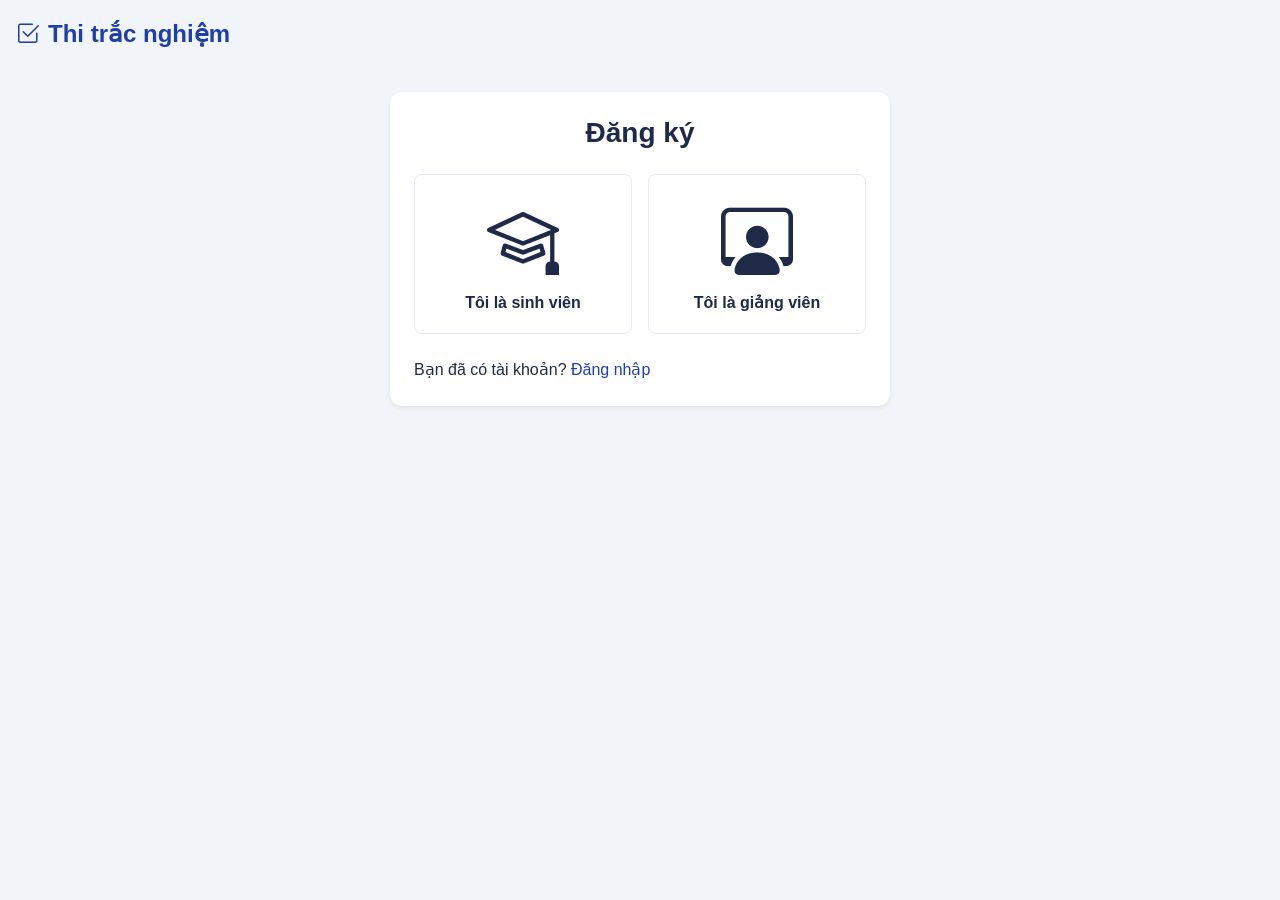
<file: DangKy.html>
<!doctype html>
<html lang="vi">
  <head>
    <meta charset="UTF-8" />
    <meta name="viewport" content="width=device-width, initial-scale=1" />
    <title>Đăng ký - Thi trắc nghiệm</title>
    <link
      href="https://cdn.jsdelivr.net/npm/bootstrap@5.3.3/dist/css/bootstrap.min.css"
      rel="stylesheet"
    />
    <link
      href="https://cdn.jsdelivr.net/npm/bootstrap-icons@1.11.3/font/bootstrap-icons.min.css"
      rel="stylesheet"
    />
    <link rel="stylesheet" href="css/style.css" />
  </head>
  <body class="login-page">
    <header
      class="d-flex align-items-center gap-2 p-3 text-primary fs-4 fw-bold"
    >
      <i class="bi bi-check2-square" aria-hidden="true"></i>
      <span>Thi trắc nghiệm</span>
    </header>

    <main class="container px-3 pt-4 pb-5">
      <div class="login-card card card-body shadow-sm border-0 mx-auto p-4">
        <h1 class="fs-3 fw-bold text-center mb-4">Đăng ký</h1>

        <!-- ========== BƯỚC 1: chọn vai trò ========== -->
        <section id="buoc1">
          <div class="row g-3">
            <div class="col-6">
              <button type="button" class="role-card" data-vaitro="sinhvien">
                <i class="bi bi-mortarboard" aria-hidden="true"></i>
                Tôi là sinh viên
              </button>
            </div>
            <div class="col-6">
              <button type="button" class="role-card" data-vaitro="giangvien">
                <i class="bi bi-person-workspace" aria-hidden="true"></i>
                Tôi là giảng viên
              </button>
            </div>
          </div>
          <p class="mt-4 mb-0">
            Bạn đã có tài khoản?
            <a href="DangNhap.html" class="text-primary text-decoration-none"
              >Đăng nhập</a
            >
          </p>
        </section>

        <!-- ========== BƯỚC 2: nhập thông tin ========== -->
        <section id="buoc2" class="d-none">
          <div
            class="nav nav-underline nav-fill border-bottom mb-4"
            role="tablist"
          >
            <button
              type="button"
              class="nav-link text-body"
              role="tab"
              data-vaitro="sinhvien"
            >
              <i class="bi bi-mortarboard me-1" aria-hidden="true"></i>Sinh viên
            </button>
            <button
              type="button"
              class="nav-link text-body"
              role="tab"
              data-vaitro="giangvien"
            >
              <i class="bi bi-person me-1" aria-hidden="true"></i>Giảng viên
            </button>
          </div>

          <form id="form-dangky">
            <input type="hidden" name="vai_tro" id="vai_tro" value="" />

            <div class="mb-3">
              <label for="ho_ten" class="visually-hidden">Họ tên</label>
              <input
                type="text"
                class="form-control py-2"
                id="ho_ten"
                name="ho_ten"
                placeholder="Họ tên"
                autocomplete="name"
                required
              />
            </div>

            <div class="mb-3">
              <label for="email" class="visually-hidden">Email</label>
              <input
                type="email"
                class="form-control py-2"
                id="email"
                name="email"
                placeholder="Nhập email"
                autocomplete="username"
                required
              />
            </div>

            <div class="mb-4">
              <label for="mat_khau" class="visually-hidden">Mật khẩu</label>
              <div class="input-group">
                <input
                  type="password"
                  class="form-control py-2 border-end-0"
                  id="mat_khau"
                  name="mat_khau"
                  placeholder="Mật khẩu"
                  autocomplete="new-password"
                  minlength="6"
                  required
                />
                <button
                  type="button"
                  class="btn bg-white border border-start-0 text-secondary"
                  id="btn-mat"
                  aria-label="Hiện mật khẩu"
                >
                  <i class="bi bi-eye-slash" aria-hidden="true"></i>
                </button>
              </div>
            </div>

            <button type="submit" class="btn btn-primary w-100 py-2">
              Đăng ký
            </button>
          </form>

          <p class="mt-4 mb-0">
            Bạn đã có tài khoản?
            <a href="DangNhap.html" class="text-primary text-decoration-none"
              >Đăng nhập</a
            >
          </p>
        </section>
      </div>
    </main>

    <script>
      const buoc1 = document.getElementById("buoc1");
      const buoc2 = document.getElementById("buoc2");
      const oVaiTro = document.getElementById("vai_tro");
      const tabs = document.querySelectorAll(".nav-link[data-vaitro]");

      // Chọn vai trò (từ thẻ ở bước 1 hoặc từ tab ở bước 2)
      function chonVaiTro(vaiTro) {
        oVaiTro.value = vaiTro;
        tabs.forEach((t) => {
          const dangChon = t.dataset.vaitro === vaiTro;
          t.classList.toggle("active", dangChon);
          t.setAttribute("aria-selected", dangChon);
        });
        buoc1.classList.add("d-none");
        buoc2.classList.remove("d-none");
        document.getElementById("ho_ten").focus();
      }
      document.querySelectorAll("[data-vaitro]").forEach((el) => {
        el.addEventListener("click", () => chonVaiTro(el.dataset.vaitro));
      });

      // Hiện / ẩn mật khẩu
      const oMatKhau = document.getElementById("mat_khau");
      const nutMat = document.getElementById("btn-mat");
      nutMat.addEventListener("click", () => {
        const dangAn = oMatKhau.type === "password";
        oMatKhau.type = dangAn ? "text" : "password";
        nutMat.innerHTML =
          '<i class="bi ' +
          (dangAn ? "bi-eye" : "bi-eye-slash") +
          '" aria-hidden="true"></i>';
        nutMat.setAttribute(
          "aria-label",
          dangAn ? "Ẩn mật khẩu" : "Hiện mật khẩu",
        );
      });

      // Tạm thời: đăng ký xong chuyển về trang đăng nhập.
      // Khi làm PHP: bỏ đoạn này, đổi thành <form action="register.php" method="post">
      document.getElementById("form-dangky").addEventListener("submit", (e) => {
        e.preventDefault();
        window.location.href = "DangNhap.html";
      });
    </script>
  </body>
</html>
</file>
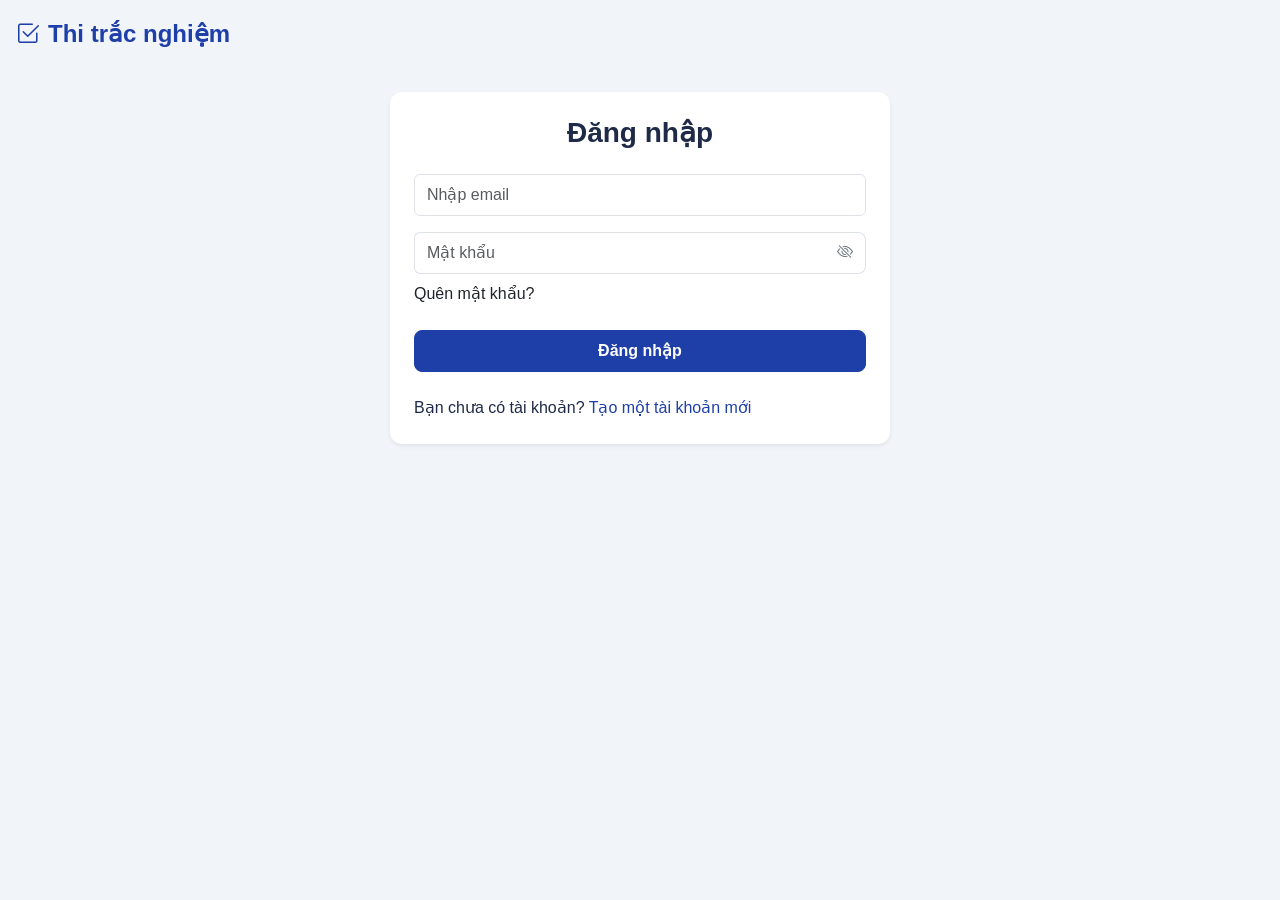
<file: DangNhap.html>
<!doctype html>
<html lang="vi">
  <head>
    <meta charset="UTF-8" />
    <meta name="viewport" content="width=device-width, initial-scale=1" />
    <title>Đăng nhập - Thi trắc nghiệm</title>
    <link
      href="https://cdn.jsdelivr.net/npm/bootstrap@5.3.3/dist/css/bootstrap.min.css"
      rel="stylesheet"
    />
    <link
      href="https://cdn.jsdelivr.net/npm/bootstrap-icons@1.11.3/font/bootstrap-icons.min.css"
      rel="stylesheet"
    />
    <link rel="stylesheet" href="css/style.css" />
  </head>
  <body class="login-page">
    <header
      class="d-flex align-items-center gap-2 p-3 text-primary fs-4 fw-bold"
    >
      <i class="bi bi-check2-square" aria-hidden="true"></i>
      <span>Thi trắc nghiệm</span>
    </header>

    <main class="container px-3 pt-4 pb-5">
      <div class="login-card card card-body shadow-sm border-0 mx-auto p-4">
        <h1 class="fs-3 fw-bold text-center mb-4">Đăng nhập</h1>

        <!-- Hiện khi đăng nhập sai (sau này PHP sẽ điều khiển) -->
        <div class="alert alert-danger d-none" id="loi" role="alert">
          Email hoặc mật khẩu không đúng.
        </div>

        <form id="form-login">
          <div class="mb-3">
            <label for="email" class="visually-hidden">Email</label>
            <input
              type="email"
              class="form-control py-2"
              id="email"
              name="email"
              placeholder="Nhập email"
              autocomplete="username"
              required
            />
          </div>

          <div class="mb-2">
            <label for="mat_khau" class="visually-hidden">Mật khẩu</label>
            <div class="input-group">
              <input
                type="password"
                class="form-control py-2 border-end-0"
                id="mat_khau"
                name="mat_khau"
                placeholder="Mật khẩu"
                autocomplete="current-password"
                required
              />
              <button
                type="button"
                class="btn bg-white border border-start-0 text-secondary"
                id="btn-mat"
                aria-label="Hiện mật khẩu"
              >
                <i class="bi bi-eye-slash" aria-hidden="true"></i>
              </button>
            </div>
          </div>

          <a href="#" class="d-inline-block mb-4 text-body text-decoration-none"
            >Quên mật khẩu?</a
          >

          <button type="submit" class="btn btn-primary w-100 py-2">
            Đăng nhập
          </button>
        </form>

        <p class="mt-4 mb-0">
          Bạn chưa có tài khoản?
          <a href="DangKy.html" class="text-primary text-decoration-none"
            >Tạo một tài khoản mới</a
          >
        </p>
      </div>
    </main>

    <script>
      // Hiện / ẩn mật khẩu
      const oMatKhau = document.getElementById("mat_khau");
      const nutMat = document.getElementById("btn-mat");
      nutMat.addEventListener("click", () => {
        const dangAn = oMatKhau.type === "password";
        oMatKhau.type = dangAn ? "text" : "password";
        nutMat.innerHTML =
          '<i class="bi ' +
          (dangAn ? "bi-eye" : "bi-eye-slash") +
          '" aria-hidden="true"></i>';
        nutMat.setAttribute(
          "aria-label",
          dangAn ? "Ẩn mật khẩu" : "Hiện mật khẩu",
        );
      });

      // Tạm thời: bấm Đăng nhập thì chuyển sang trang giảng viên.
      // Khi làm PHP: bỏ đoạn này, đổi thành <form action="login.php" method="post">
      document.getElementById("form-login").addEventListener("submit", (e) => {
        e.preventDefault();
        window.location.href = "giangvien/dashboard.html";
      });
    </script>
  </body>
</html>
</file>
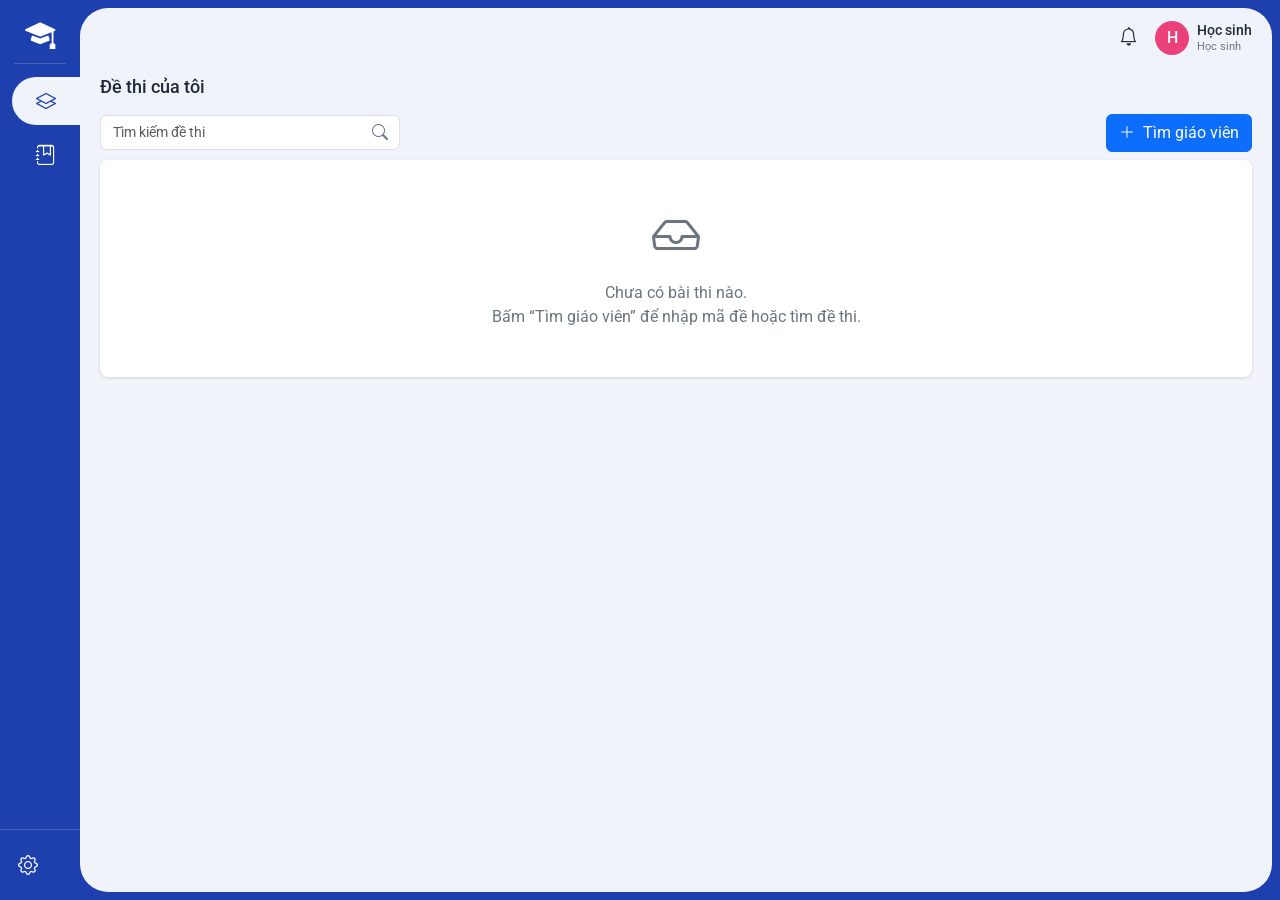
<file: sinhvien.html>
<!DOCTYPE html>
<html lang="vi" data-bs-theme="light">
<head>
  <meta charset="utf-8">
  <meta name="viewport" content="width=device-width, initial-scale=1">
  <title>Thi trắc nghiệm online</title>

  <!-- Libraries -->
  <link href="https://cdn.jsdelivr.net/npm/bootstrap@5.3.3/dist/css/bootstrap.min.css" rel="stylesheet">
  <link href="https://cdn.jsdelivr.net/npm/bootstrap-icons@1.11.3/font/bootstrap-icons.min.css" rel="stylesheet">
  <link href="https://fonts.googleapis.com/css2?family=Roboto:wght@400;500;700&display=swap" rel="stylesheet">

  <!-- App styles -->
  <link href="sinhvien.css" rel="stylesheet">
</head>
<body>
  <!-- Every screen is rendered into this container by app.js -->
  <div id="app"></div>

  <!-- One shared modal; its title and body are filled in by app.js -->
  <div class="modal fade" id="modal" tabindex="-1">
    <div class="modal-dialog modal-dialog-centered modal-dialog-scrollable">
      <div class="modal-content app-modal">
        <div class="modal-header border-0 pb-0">
          <h5 class="modal-title" id="modal-title"></h5>
          <button class="btn-close" data-bs-dismiss="modal"></button>
        </div>
        <div class="modal-body" id="modal-body"></div>
      </div>
    </div>
  </div>

  <script src="https://cdn.jsdelivr.net/npm/bootstrap@5.3.3/dist/js/bootstrap.bundle.min.js"></script>
  <script src="sinhvien.js"></script>
</body>
</html>
</file>
<file: sinhvien.css>
/* ==========================================================
   1. Variables & base
   ========================================================== */
:root {
  --side: #1e3fae;
  --blue: #2563eb;
  --link: #1e3fae;
  --red: #d32f2f;
  --green: #16a34a;
  --bg: #f0f4fa;
  --panel: #fff;
  --soft: #e2e8f0;
  --ink: #1f2937;
  --muted: #64748b;
  --line: #e5e7eb;
}
[data-bs-theme="dark"] {
  --bg: #0f172a;
  --panel: #1e293b;
  --soft: #334155;
  --ink: #e5e7eb;
  --muted: #94a3b8;
  --line: #334155;
  --link: #93c5fd;
}

body { font-family: Roboto, system-ui, sans-serif; background: var(--bg); color: var(--ink); }
.clickable { cursor: pointer; }
.center-screen { min-height: 100vh; display: flex; flex-direction: column; justify-content: center; }
.center-screen > * { width: 100%; max-width: 420px; margin-inline: auto; }
.app-modal { border-radius: 14px; }

/* ==========================================================
   2. App shell: sidebar + top bar + content
   ========================================================== */
.shell { display: flex; min-height: 100vh; padding: 8px 8px 8px 0; background: var(--side); }

.side { display: flex; flex-direction: column; flex: none; width: 80px; }
.logo { display: flex; align-items: center; justify-content: center; height: 56px; margin: 0 14px 10px; border-bottom: 1px solid #ffffff2e; color: #fff; font-size: 1.9rem; }
.side-btn { height: 48px; margin: 3px 0 3px 12px; border: 0; border-radius: 24px 0 0 24px; background: transparent; color: #fff; font-size: 1.25rem; }
.side-btn.active { background: var(--bg); color: var(--link); }
.side-bottom { margin-top: auto; padding-top: 8px; border-top: 1px solid #ffffff2e; }

.main-wrap { display: flex; flex-direction: column; flex: 1; min-width: 0; border-radius: 28px; background: var(--bg); }
.top { display: flex; align-items: center; justify-content: flex-end; gap: 14px; padding: 12px 20px; }
.content { flex: 1; padding: 8px 20px 90px; }

.icon-btn { padding: 4px; border: 0; background: transparent; color: var(--ink); font-size: 1.15rem; }
.user-btn { display: flex; align-items: center; gap: 8px; padding: 0; border: 0; background: transparent; color: var(--ink); }
.user-menu { min-width: 230px; padding: 8px 0; font-size: .85rem; }
.user-menu .dropdown-item { display: flex; align-items: center; gap: 10px; padding: 8px 16px; }

.page-title { margin-bottom: 16px; font-size: 1.15rem; font-weight: 500; }
.back-link { margin-bottom: 8px; padding: 0; border: 0; background: transparent; color: var(--ink); font-size: .85rem; }
.search-box { position: relative; width: 300px; max-width: 100%; }
.search-box input { padding-right: 36px; font-size: .85rem; }
.search-box i { position: absolute; top: 50%; right: 12px; transform: translateY(-50%); color: var(--muted); pointer-events: none; }

/* ==========================================================
   3. Cards & lists
   ========================================================== */
.app-card, .panel { padding: 0; border: 0; border-radius: 8px; background: var(--panel); box-shadow: 0 1px 3px #0002; }
.panel { padding: 14px 16px; }

.exam-row { display: flex; align-items: center; gap: 14px; margin-bottom: 8px; padding: 12px 14px; border-radius: 6px; background: var(--soft); cursor: pointer; }
.file-ico { color: #f97316; font-size: 2.2rem; line-height: 1; }

/* ==========================================================
   4. Small components
   ========================================================== */
.avatar { display: inline-flex; align-items: center; justify-content: center; width: 34px; height: 34px; border-radius: 50%; background: #ec407a; color: #fff; font-weight: 500; }
.avatar-lg { width: 90px; height: 90px; font-size: 2.8rem; }

.icon-box { flex: none; display: inline-flex; align-items: center; justify-content: center; width: 36px; height: 36px; border-radius: 10px; font-size: 1.1rem; }
.icon-box-lg { width: 44px; height: 44px; }
.icon-box-xl { width: 64px; height: 64px; font-size: 2rem; }
.tone-red    { background: #fee2e2; color: #ef4444; }
.tone-green  { background: #d1fae5; color: #10b981; }
.tone-purple { background: #ede9fe; color: #7c3aed; }
.tone-blue   { background: #dbeafe; color: #2563eb; }
.tone-amber  { background: #fef3c7; color: #f59e0b; }
.tone-teal   { background: #ccfbf1; color: #14b8a6; }

.rank-card { display: flex; align-items: center; gap: 16px; padding: 16px; border-radius: 10px; background: linear-gradient(90deg, #7c3aed, #3b82f6); color: #fff; }
.rank-card .icon-box { width: 46px; height: 46px; border-radius: 50%; background: #ffffff30; color: #fff; }
.btn-yellow { border: 0; border-radius: 8px; background: #fbc02d; color: #6b4a00; font-weight: 500; }
.info-row { display: flex; align-items: center; gap: 16px; padding: 14px 0; border-bottom: 1px solid var(--line); }
.menu-row { display: flex; align-items: center; gap: 14px; padding: 14px 16px; border-bottom: 1px solid var(--line); cursor: pointer; }
.menu-row:last-child { border: 0; }
.history-footer { padding: 14px; background: var(--soft); text-align: center; color: var(--link); cursor: pointer; }

/* ==========================================================
   5. Taking a test (full screen, no sidebar)
   ========================================================== */
.exam-bar { position: sticky; top: 0; z-index: 20; display: flex; align-items: center; padding: 12px 20px; background: var(--panel); box-shadow: 0 2px 6px #0001; }
.exam-wrap { max-width: 780px; margin: 0 auto; }
.q-btn { width: 38px; height: 38px; border: 1px solid var(--line); border-radius: 8px; background: var(--panel); color: var(--ink); font-size: .9rem; }
.q-btn.answered { background: #dbeafe; border-color: var(--blue); color: #1e3a8a; }
.q-btn.current { outline: 2px solid var(--blue); }
.option { display: flex; align-items: center; gap: 12px; padding: 12px 14px; border: 1.5px solid var(--line); border-radius: 10px; background: var(--panel); cursor: pointer; }
.option.selected { border-color: var(--blue); background: #eff5ff; color: #1e3a8a; }
.option.correct { border-color: var(--green); background: #e8f8ee; color: #14532d; }
.option.wrong { border-color: var(--red); background: #fdeeee; color: #7f1d1d; }

.toast-msg { position: fixed; top: 16px; left: 50%; z-index: 2000; transform: translateX(-50%); padding: 10px 20px; border-radius: 12px; background: #111827; color: #fff; }

/* ==========================================================
   6. Small screens
   ========================================================== */
@media (max-width: 575px) {
  .side { width: 56px; }
  .side-btn { margin-left: 6px; font-size: 1.1rem; }
  .logo { margin: 0 8px 8px; font-size: 1.5rem; }
  .top { gap: 8px; padding: 10px 12px; }
  .content { padding: 8px 12px 90px; }
  .main-wrap { border-radius: 20px; }
}
</file>
<file: css/style.css>
/* ===== Màu chủ đạo: ghi đè biến của Bootstrap ===== */
:root {
  --blue: #1e3fa8;
  --navy: #0f1c3f;
  --soft: #f1f4f9;
  --line: #e6eaf2;
  --bs-primary: #1e3fa8;
  --bs-primary-rgb: 30, 63, 168;
  --bs-body-color: #1e2a47;
  --bs-body-font-family: "Segoe UI", Tahoma, sans-serif;
}
body {
  background: var(--blue);
}
.bg-soft {
  background-color: var(--soft) !important;
}

.btn {
  --bs-btn-font-weight: 600;
  --bs-btn-border-radius: 8px;
}
.btn-primary {
  --bs-btn-bg: #1e3fa8;
  --bs-btn-border-color: #1e3fa8;
  --bs-btn-hover-bg: #17317f;
  --bs-btn-hover-border-color: #17317f;
  --bs-btn-active-bg: #142b6e;
  --bs-btn-active-border-color: #142b6e;
}
.btn-outline-primary {
  --bs-btn-color: #1e3fa8;
  --bs-btn-border-color: #1e3fa8;
  --bs-btn-hover-bg: #1e3fa8;
  --bs-btn-hover-border-color: #1e3fa8;
  --bs-btn-active-bg: #1e3fa8;
  --bs-btn-active-border-color: #1e3fa8;
}
.card {
  --bs-card-border-radius: 12px;
  --bs-card-border-color: var(--line);
}
.form-control:focus,
.form-select:focus {
  border-color: var(--blue);
  box-shadow: 0 0 0 0.2rem rgba(30, 63, 168, 0.15);
}
.table thead th {
  font-size: 13px;
  color: #6b7794;
  font-weight: 600;
}

/* ===== Khung trang: nền xanh bao quanh, vùng nội dung trắng bo góc ===== */
.sidebar {
  width: 93px;
  flex-shrink: 0;
  color: #fff;
  padding-top: 16px;
}
.logo {
  display: flex;
  justify-content: center;
  padding: 6px 0 26px;
}
.logo i {
  font-size: 40px;
  line-height: 1;
}
.sidebar nav a {
  position: relative;
  display: flex;
  align-items: center;
  justify-content: center;
  height: 56px;
  margin: 0 0 6px 8px;
  border-radius: 28px 0 0 28px;
  color: #fff;
  text-decoration: none;
}
.sidebar nav a i {
  font-size: 22px;
}
.sidebar nav a:hover {
  background: rgba(255, 255, 255, 0.12);
}
.sidebar nav a.active {
  background: #fff;
  color: var(--blue);
}

/* Hai góc cong nối tab đang chọn vào vùng nội dung */
.sidebar nav a.active::before,
.sidebar nav a.active::after {
  content: "";
  position: absolute;
  right: 0;
  width: 20px;
  height: 20px;
  background: transparent;
}
.sidebar nav a.active::before {
  top: -20px;
  border-bottom-right-radius: 20px;
  box-shadow: 0 10px 0 0 #fff;
}
.sidebar nav a.active::after {
  bottom: -20px;
  border-top-right-radius: 20px;
  box-shadow: 0 -10px 0 0 #fff;
}

/* Chú thích khi rê chuột vào biểu tượng menu */
.tip {
  position: absolute;
  left: calc(100% + 6px);
  top: 50%;
  transform: translateY(-50%);
  background: var(--navy);
  color: #fff;
  font-size: 13px;
  padding: 4px 10px;
  border-radius: 6px;
  white-space: nowrap;
  opacity: 0;
  pointer-events: none;
  z-index: 10;
}
.sidebar nav a:hover .tip,
.sidebar nav a:focus-visible .tip {
  opacity: 1;
}

.main {
  flex: 1;
  min-width: 0;
  background: #fff;
  border-radius: 28px;
  margin: 8px 8px 8px 0;
  overflow: hidden;
}
.avatar {
  width: 36px;
  height: 36px;
}
.content {
  max-width: 1500px;
}

/* ===== Thành phần riêng của giao diện ===== */
.search {
  max-width: 300px;
}
.welcome {
  background: linear-gradient(
    100deg,
    var(--navy) 0%,
    #1c2f78 60%,
    #2a46a8 100%
  );
}
.welcome::after {
  content: "";
  position: absolute;
  right: -60px;
  top: -40px;
  width: 220px;
  height: 220px;
  border-radius: 50%;
  background: rgba(255, 255, 255, 0.07);
}
.welcome p {
  max-width: 620px;
}
.quick-card {
  background: var(--soft);
  min-height: 150px;
}
.quick-card:hover {
  background: #e6ebf6;
}
.tile {
  width: 56px;
  height: 56px;
  border-radius: 14px;
  background: #fff;
  color: var(--blue);
  display: flex;
  align-items: center;
  justify-content: center;
  border: 1px solid var(--line);
  font-size: 26px;
}

/* ===== Điện thoại: menu thành hàng biểu tượng nằm ngang ===== */
@media (max-width: 767.98px) {
  .sidebar {
    width: 100%;
    padding: 8px 8px 0;
    display: flex;
    align-items: center;
    gap: 6px;
  }
  .logo {
    padding: 0 8px;
  }
  .sidebar nav {
    overflow-x: auto;
    gap: 4px;
  }
  .sidebar nav a {
    width: 52px;
    height: 46px;
    margin: 0;
    border-radius: 10px;
  }
  .sidebar nav a.active::before,
  .sidebar nav a.active::after {
    display: none;
  }
  .tip {
    display: none;
  }
  .main {
    margin: 8px;
    border-radius: 20px;
  }
}

/* ===== Trang đăng nhập ===== */
body.login-page {
  background: var(--soft);
}
.login-card {
  max-width: 500px;
}

/* ===== Trang đăng ký: thẻ chọn vai trò ===== */
.role-card {
  background: #fff;
  border: 1px solid var(--line);
  border-radius: 8px;
  padding: 28px 12px 18px;
  color: #1e2a47;
  font-weight: 600;
  width: 100%;
  display: flex;
  flex-direction: column;
  align-items: center;
  gap: 14px;
}
.role-card i {
  font-size: 72px;
  line-height: 1;
}
.role-card:hover,
.role-card:focus-visible {
  border-color: var(--blue);
  color: var(--blue);
}
</file>
